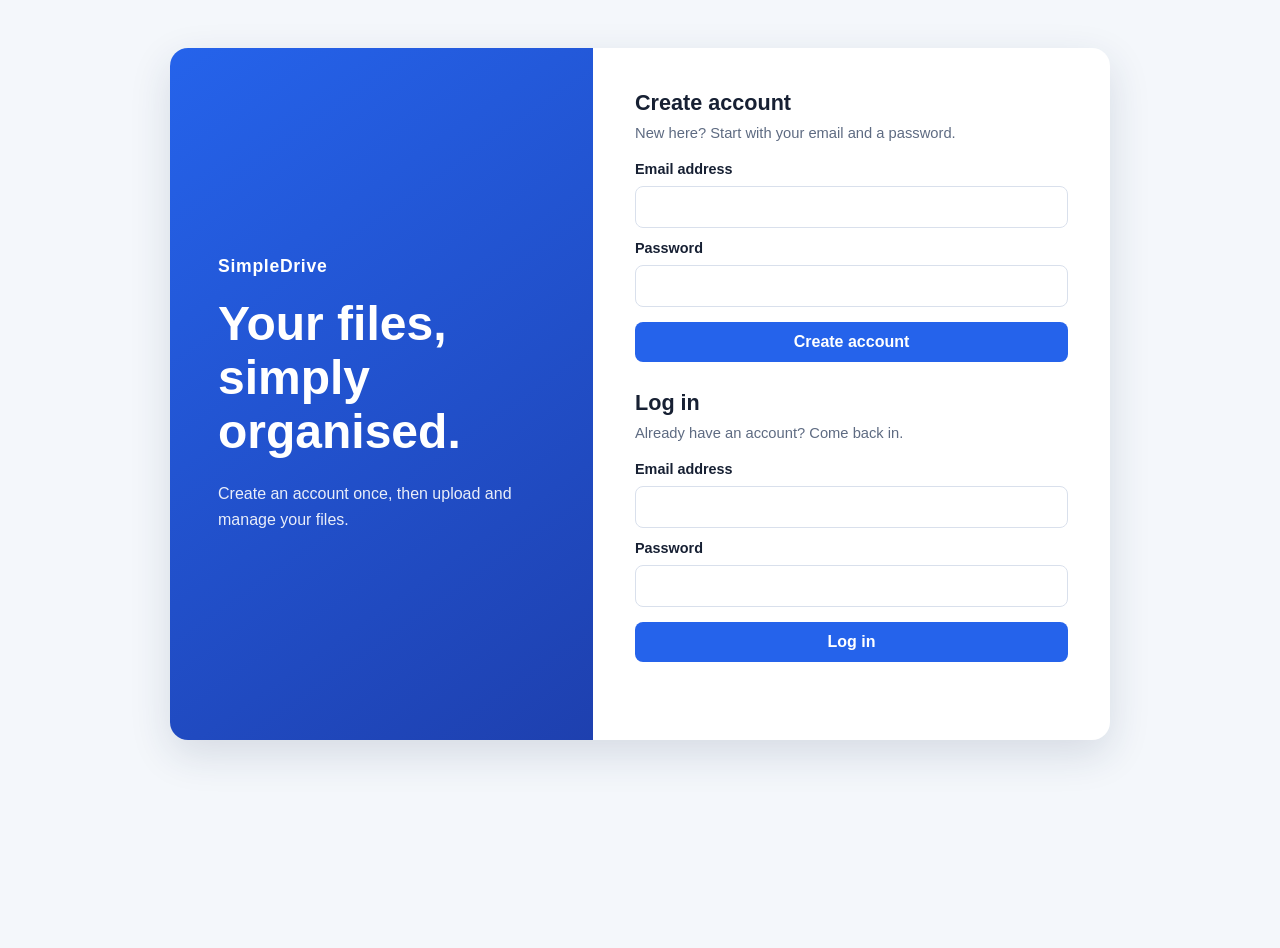
<file: frontend/public/index.html>
<!DOCTYPE html>
<!-- Tell the browser this is a modern HTML page. -->
<html lang="en">
<!-- The head keeps page settings that are not shown as page content. -->
<head>
    <!-- Use normal text characters correctly. -->
    <meta charset="UTF-8">
    <!-- Make the layout fit phone and laptop screens. -->
    <meta name="viewport" content="width=device-width, initial-scale=1.0">
    <!-- Text shown on the browser tab. -->
    <title>SimpleDrive</title>
    <!-- Load our own CSS file for the page design. -->
    <link rel="stylesheet" href="style.css">
</head>
<!-- The body contains everything the visitor can see. -->
<body>
    <!-- Keep the page content in one centred card. -->
    <main class="auth-page">
        <!-- Introduce the small drive application. -->
        <section class="welcome-panel">
            <p class="brand-name">SimpleDrive</p>
            <h1>Your files, simply organised.</h1>
            <p class="welcome-text">Create an account once, then upload and manage your files.</p>
        </section>

        <!-- Hold the two account forms next to each other on a wide screen. -->
        <section class="forms-panel" aria-label="Account forms">
            <!-- New users use this form to create an account. -->
            <form id="signup-form" class="auth-form">
                <h2>Create account</h2>
                <p class="form-help">New here? Start with your email and a password.</p>

                <!-- An email input lets the browser check the email shape also. -->
                <label for="signup-email">Email address</label>
                <input id="signup-email" type="email" required autocomplete="email">

                <!-- Password input hides the characters while the user types. -->
                <label for="signup-password">Password</label>
                <input id="signup-password" type="password" required autocomplete="new-password">

                <!-- JavaScript will handle this button click without refreshing the page. -->
                <button type="submit">Create account</button>
            </form>

            <!-- Existing users use this form to log in. -->
            <form id="login-form" class="auth-form">
                <h2>Log in</h2>
                <p class="form-help">Already have an account? Come back in.</p>

                <!-- Ask for the existing user's email. -->
                <label for="login-email">Email address</label>
                <input id="login-email" type="email" required autocomplete="email">

                <!-- Ask for the existing user's password. -->
                <label for="login-password">Password</label>
                <input id="login-password" type="password" required autocomplete="current-password">

                <!-- JavaScript will send these details to our backend. -->
                <button type="submit">Log in</button>
            </form>

            <!-- Show friendly success or error messages here. -->
            <p id="message" class="message" role="status"></p>
        </section>
    </main>

    <!-- Load our JavaScript after the page elements are ready. -->
    <script src="app.js"></script>
</body>
</html>
</file>
<file: frontend/public/style.css>
/* Keep colours in one place so changing the page look is easy later. */
:root {
    --page-background: #f4f7fb;
    --card-background: #ffffff;
    --main-colour: #2563eb;
    --main-colour-dark: #1d4ed8;
    --text-colour: #172033;
    --soft-text-colour: #5e6b82;
    --border-colour: #d9e0ec;
    --error-colour: #b42318;
    --success-colour: #067647;
}

/* Make box sizes include their padding, which keeps layout calculations simple. */
* {
    box-sizing: border-box;
}

/* Set the page's basic font, background colour, and zero outer spacing. */
body {
    margin: 0;
    min-height: 100vh;
    background: var(--page-background);
    color: var(--text-colour);
    font-family: Arial, Helvetica, sans-serif;
}

/* Centre the full login card in the browser window. */
.auth-page {
    display: grid;
    grid-template-columns: minmax(260px, 0.9fr) minmax(320px, 1.1fr);
    width: min(940px, calc(100% - 32px));
    min-height: 560px;
    margin: 48px auto;
    overflow: hidden;
    border-radius: 18px;
    background: var(--card-background);
    box-shadow: 0 14px 42px rgba(31, 53, 87, 0.14);
}

/* Give the left welcome area our main blue colour. */
.welcome-panel {
    display: flex;
    flex-direction: column;
    justify-content: center;
    padding: 48px;
    background: linear-gradient(145deg, #2563eb, #1e40af);
    color: #ffffff;
}

/* Make the app name stand out slightly. */
.brand-name {
    margin: 0 0 20px;
    font-size: 1.1rem;
    font-weight: 700;
    letter-spacing: 0.04em;
}

/* Set a clear size for the welcome heading. */
.welcome-panel h1 {
    margin: 0;
    font-size: clamp(2rem, 4vw, 3rem);
    line-height: 1.13;
}

/* Make the supporting welcome text easier to read. */
.welcome-text {
    max-width: 310px;
    margin: 22px 0 0;
    line-height: 1.6;
    opacity: 0.9;
}

/* Arrange the account forms in a comfortable vertical column. */
.forms-panel {
    display: grid;
    align-content: center;
    gap: 28px;
    padding: 42px;
}

/* Keep related form fields together. */
.auth-form {
    display: grid;
    gap: 9px;
}

/* Give each form heading a clean size and remove extra outer spacing. */
.auth-form h2 {
    margin: 0;
    font-size: 1.35rem;
}

/* Use a softer colour for small helper sentences. */
.form-help {
    margin: 0 0 8px;
    color: var(--soft-text-colour);
    font-size: 0.92rem;
}

/* Make field labels readable and clearly connected to their inputs. */
label {
    margin-top: 3px;
    font-size: 0.9rem;
    font-weight: 700;
}

/* Give email and password boxes the same simple visual style. */
input {
    width: 100%;
    padding: 11px 12px;
    border: 1px solid var(--border-colour);
    border-radius: 8px;
    color: var(--text-colour);
    font: inherit;
}

/* Show a visible border when someone starts typing in a field. */
input:focus {
    outline: 2px solid rgba(37, 99, 235, 0.2);
    border-colour: var(--main-colour);
}

/* Make both form buttons clear and easy to click. */
button {
    margin-top: 6px;
    padding: 11px 14px;
    border: 0;
    border-radius: 8px;
    background: var(--main-colour);
    color: #ffffff;
    cursor: pointer;
    font: inherit;
    font-weight: 700;
}

/* Slightly darken a button while the pointer is on it. */
button:hover {
    background: var(--main-colour-dark);
}

/* Reserve a small place for our JavaScript messages. */
.message {
    min-height: 20px;
    margin: -12px 0 0;
    font-size: 0.92rem;
    font-weight: 700;
}

/* Use red only when the backend sends an error. */
.message.error {
    color: var(--error-colour);
}

/* Use green only for a successful account action. */
.message.success {
    color: var(--success-colour);
}

/* Stack the welcome area above the forms on smaller screens. */
@media (max-width: 700px) {
    .auth-page {
        grid-template-columns: 1fr;
        width: min(520px, calc(100% - 24px));
        margin: 12px auto;
    }

    .welcome-panel,
    .forms-panel {
        padding: 32px 26px;
    }
}

/* Keep the logged-in page narrower and comfortable to read. */
.drive-page { width: min(1050px, calc(100% - 32px)); margin: 32px auto; }
.drive-header { display: flex; justify-content: space-between; align-items: center; gap: 20px; }
.drive-header h1 { margin: 0; }
.soft-text, .empty-message { color: var(--soft-text-colour); }
.storage-card, .upload-card, .files-card { margin-top: 22px; padding: 22px; border-radius: 12px; background: var(--card-background); box-shadow: 0 5px 20px rgba(31, 53, 87, 0.08); }
.storage-line, .upload-row { display: flex; justify-content: space-between; align-items: center; gap: 14px; }
.storage-track { height: 10px; margin-top: 12px; overflow: hidden; border-radius: 5px; background: var(--border-colour); }
.storage-bar { width: 0; height: 100%; border-radius: 5px; background: var(--main-colour); transition: width 0.3s ease; }
.upload-row input { flex: 1; }
.secondary-button { width: auto; margin-top: 0; background: #e8eefb; color: var(--main-colour-dark); }
.secondary-button:hover { background: #d8e3fa; }
.files-card h2 { margin-top: 0; }
.table-wrapper { overflow-x: auto; }
table { width: 100%; border-collapse: collapse; }
th, td { padding: 13px 10px; border-bottom: 1px solid var(--border-colour); text-align: left; }
th { color: var(--soft-text-colour); font-size: 0.85rem; }
.action-cell { white-space: nowrap; }
.action-cell button { width: auto; margin: 0 4px 4px 0; padding: 7px 9px; font-size: 0.82rem; }
button:disabled { cursor: wait; opacity: 0.6; }
[hidden] { display: none; }

/* Let the upload row wrap instead of becoming too narrow on a phone. */
@media (max-width: 560px) {
    .drive-header, .upload-row { align-items: stretch; flex-direction: column; }
    .drive-header .secondary-button { align-self: flex-start; }
}
</file>
